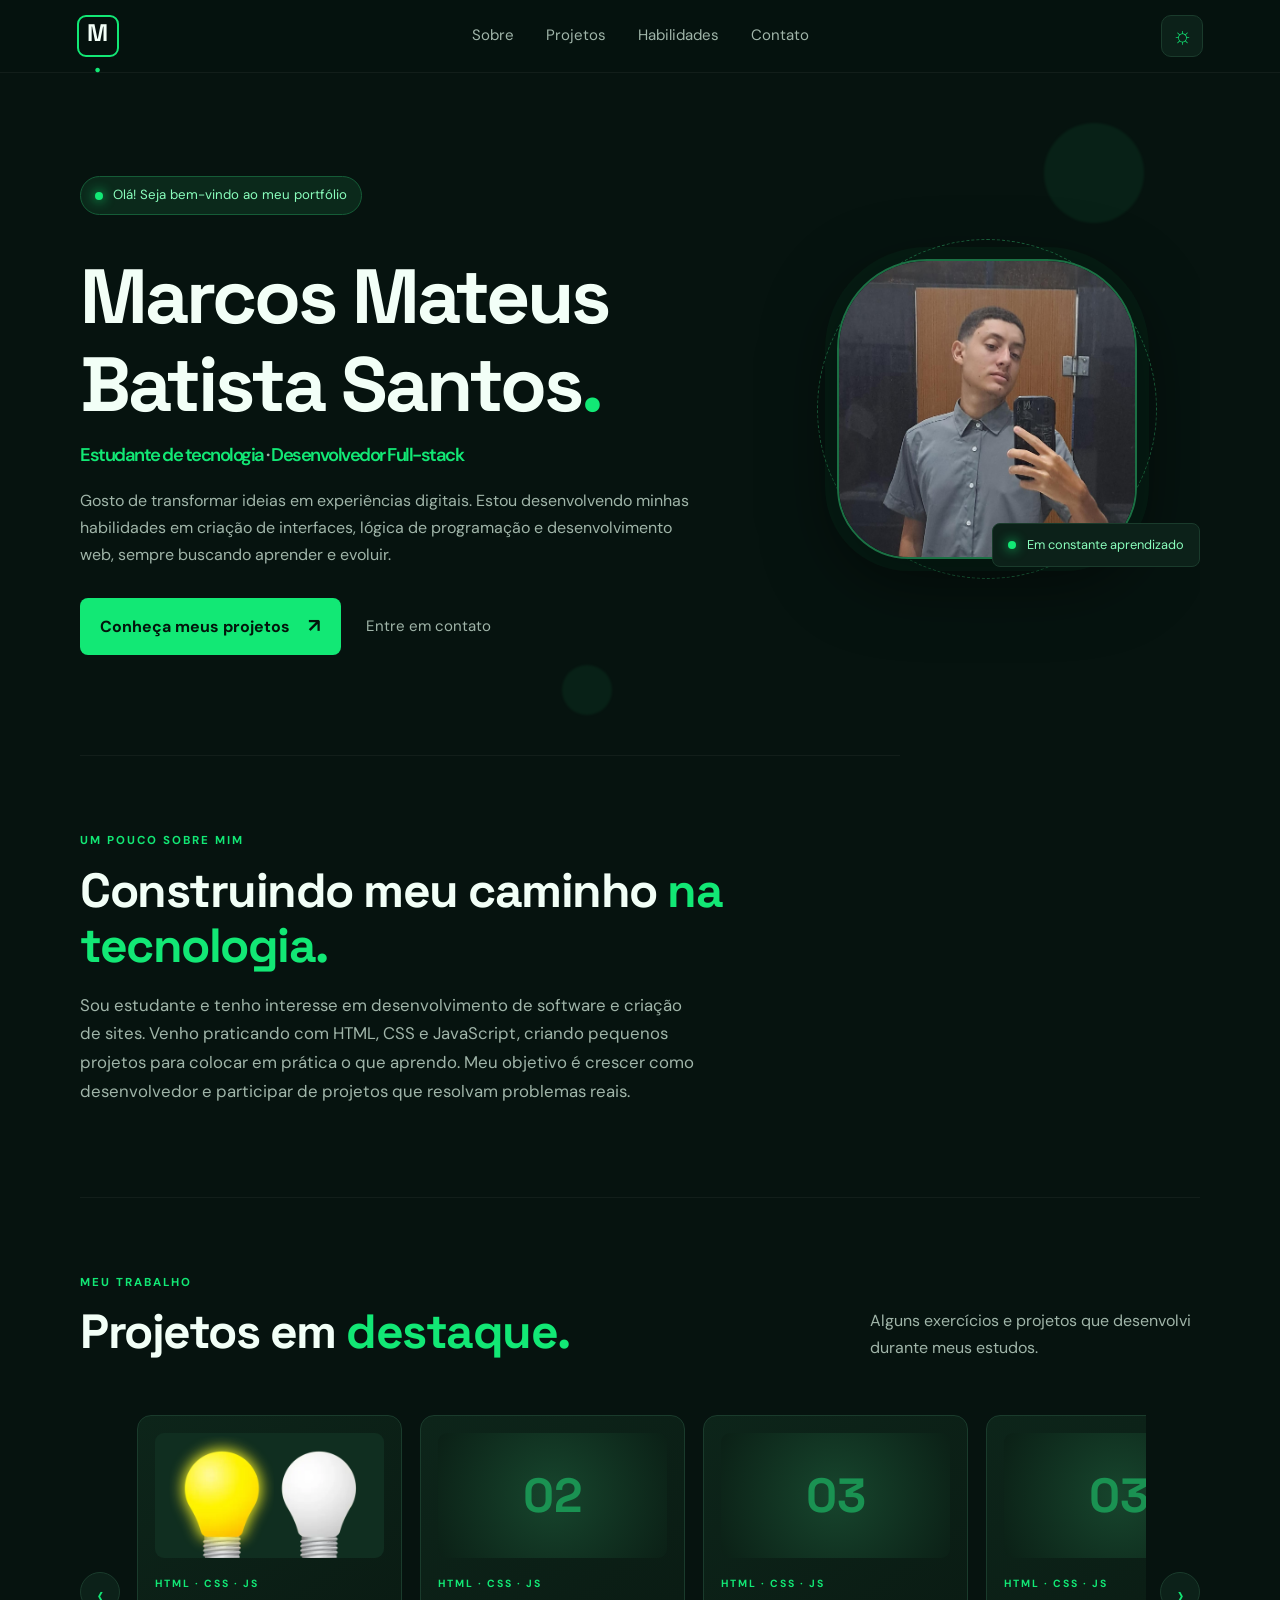
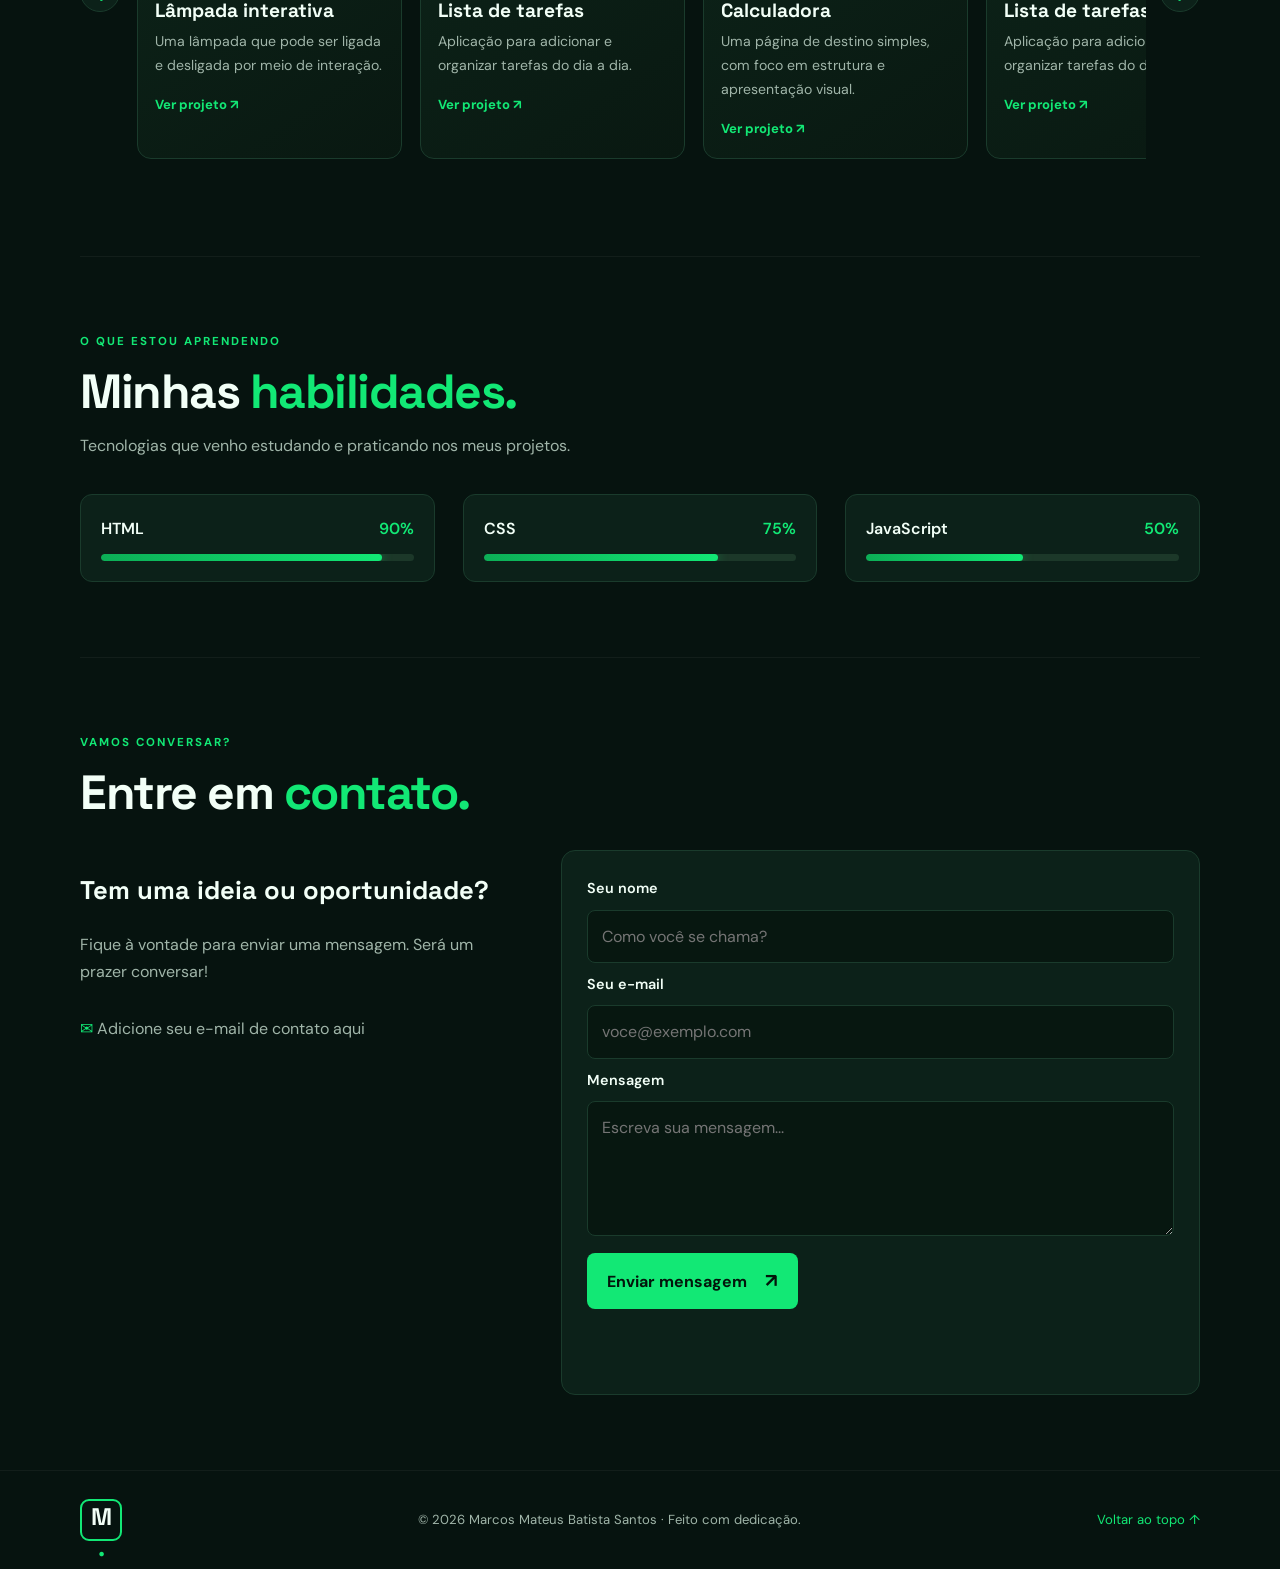
<file: OFICINA - Portifolio/index.html>
<!DOCTYPE html>
<html lang="pt-BR">
<head>
  <meta charset="UTF-8">
  <meta name="viewport" content="width=device-width, initial-scale=1.0">
  <meta name="theme-color" content="#06130f">
  <meta name="description" content="Portfólio de Marcos Mateus Batista Santos, estudante de tecnologia e desenvolvimento web.">
  <title>Marcos Mateus Batista Santos | Portfólio</title>
  <link rel="stylesheet" href="style.css">
  <script src="script.js" defer></script>
</head>


<body>
  <header class="topo">
    <a class="logo" href="#inicio" aria-label="Página inicial">M<span>.</span></a>
    <nav aria-label="Navegação principal">
      <a href="#sobre">Sobre</a>
      <a href="#portfolio">Projetos</a>
      <a href="#skills">Habilidades</a>
      <a href="#contato">Contato</a>
    </nav>
    <button id="btn-tema" class="btn-tema" type="button" aria-label="Alternar tema">☼</button>
  </header>

  <main>
    <section id="inicio" class="apresentacao">
      <div class="apresentacao-texto">
        <p class="saudacao"><span class="status"></span> Olá! Seja bem-vindo ao meu portfólio</p>
        <h1>Marcos Mateus<br>Batista Santos<span class="ponto">.</span></h1>
        <h2 class="cargo">Estudante de tecnologia <span>·</span> Desenvolvedor Full-stack</h2>
        <p class="descricao">Gosto de transformar ideias em experiências digitais. Estou desenvolvendo minhas habilidades em criação de interfaces, lógica de programação e desenvolvimento web, sempre buscando aprender e evoluir.</p>
        <div class="acoes">
          <a class="botao" href="#portfolio">Conheça meus projetos <span>↗</span></a>
          <a class="link-secundario" href="#contato">Entre em contato</a>
        </div>
      </div>
      <div class="foto-area">
        <div class="foto-anel"></div>
        <img class="foto" src="img/perfil.jpeg" alt="Foto de perfil de Marcos Mateus Batista Santos">
        <div class="etiqueta-foto"><span></span> Em constante aprendizado</div>
      </div>
      <div class="decor decor-um"></div><div class="decor decor-dois"></div>
    </section>

    <section id="sobre" class="secao sobre-secao">
      <p class="sobretitulo">UM POUCO SOBRE MIM</p>
      <h2>Construindo meu caminho <span>na tecnologia.</span></h2>
      <p>Sou estudante e tenho interesse em desenvolvimento de software e criação de sites. Venho praticando com HTML, CSS e JavaScript, criando pequenos projetos para colocar em prática o que aprendo. Meu objetivo é crescer como desenvolvedor e participar de projetos que resolvam problemas reais.</p>
    </section>

    <section id="portfolio" class="secao">
      <div class="secao-cabecalho"><div><p class="sobretitulo">MEU TRABALHO</p><h2>Projetos em <span>destaque.</span></h2></div><p class="apoio">Alguns exercícios e projetos que desenvolvi durante meus estudos.</p></div>
      <div class="carrossel">
        <button id="btn-anterior" class="seta" type="button" aria-label="Projetos anteriores">‹</button>
        <div class="trilho" id="trilho-projetos">
          <a href="MiniProjetos - FrontEnd/Lampada - Atividade - Método 1/index.html" target="_blank" rel="noopener" class="card-link"><article class="card"><div class="card-imagem"><img src="MiniProjetos - FrontEnd/Lampada - Atividade - Método 1/lamp_on_off.png" alt="Projeto de lâmpada"></div><p class="categoria">HTML · CSS · JS</p><h3>Lâmpada interativa</h3><p>Uma lâmpada que pode ser ligada e desligada por meio de interação.</p><span class="card-abrir">Ver projeto ↗</span></article></a>
          <a href="MiniProjetos - FrontEnd/atividade_lista_tarefas/index.html" target="_blank" rel="noopener" class="card-link"><article class="card"><div class="card-imagem numero">02</div><p class="categoria">HTML · CSS · JS</p><h3>Lista de tarefas</h3><p>Aplicação para adicionar e organizar tarefas do dia a dia.</p><span class="card-abrir">Ver projeto ↗</span></article></a>          
          <a href="MiniProjetos - FrontEnd/landing-page/index.html" target="_blank" rel="noopener" class="card-link"><article class="card"><div class="card-imagem numero">03</div><p class="categoria">HTML · CSS · JS</p><h3>Calculadora</h3><p>Uma página de destino simples, com foco em estrutura e apresentação visual.</p><span class="card-abrir">Ver projeto ↗</span></article></a>
          <a href="MiniProjetos - FrontEnd/atividade_lista_tarefas/index.html" target="_blank" rel="noopener" class="card-link"><article class="card"><div class="card-imagem numero">03</div><p class="categoria">HTML · CSS · JS</p><h3>Lista de tarefas</h3><p>Aplicação para adicionar e organizar tarefas do dia a dia.</p><span class="card-abrir">Ver projeto ↗</span></article></a>
          <a href="MiniProjetos - FrontEnd/plano-tarefas/index.html" target="_blank" rel="noopener" class="card-link"><article class="card"><div class="card-imagem numero">04</div><p class="categoria">IDEIA DE PROJETO</p><h3>Plano de tarefas</h3><p>Uma proposta de organização de atividades e acompanhamento de tarefas.</p><span class="card-abrir">Ver projeto ↗</span></article></a>
          <a href="MiniProjetos - FrontEnd/lista-compras/index.html" target="_blank" rel="noopener" class="card-link"><article class="card"><div class="card-imagem numero">05</div><p class="categoria">IDEIA DE PROJETO</p><h3>Lista de compras</h3><p>Uma ideia de aplicação simples para organizar itens de uma compra.</p><span class="card-abrir">Ver projeto ↗</span></article></a>
        </div>
        <button id="btn-proximo" class="seta" type="button" aria-label="Próximos projetos">›</button>
      </div>
    </section>

    <section id="skills" class="secao skills-secao">
      <p class="sobretitulo">O QUE ESTOU APRENDENDO</p><h2>Minhas <span>habilidades.</span></h2>
      <p class="apoio">Tecnologias que venho estudando e praticando nos meus projetos.</p>
      <div class="skills-grid">
        <div class="skill"><div class="skills-cabecalho"><span>HTML</span><span>90%</span></div><div class="barra"><div class="nivel" data-nivel="90"></div></div></div>
        <div class="skill"><div class="skills-cabecalho"><span>CSS</span><span>75%</span></div><div class="barra"><div class="nivel" data-nivel="75"></div></div></div>
        <div class="skill"><div class="skills-cabecalho"><span>JavaScript</span><span>50%</span></div><div class="barra"><div class="nivel" data-nivel="50"></div></div></div>
      </div>
    </section>

    <section id="contato" class="secao">
      <p class="sobretitulo">VAMOS CONVERSAR?</p><h2>Entre em <span>contato.</span></h2>
      <div class="contato-grid">
        <article class="contato-texto"><h3>Tem uma ideia ou oportunidade?</h3><p>Fique à vontade para enviar uma mensagem. Será um prazer conversar!</p><p class="email-info">✉ <span>Adicione seu e-mail de contato aqui</span></p></article>
        <form id="form-contato" class="formulario" novalidate>
          <label for="nome">Seu nome</label><input id="nome" type="text" placeholder="Como você se chama?" required>
          <label for="email">Seu e-mail</label><input id="email" type="email" placeholder="voce@exemplo.com" required>
          <label for="mensagem">Mensagem</label><textarea id="mensagem" rows="4" placeholder="Escreva sua mensagem..." required></textarea>
          <button class="botao" type="submit">Enviar mensagem <span>↗</span></button><p id="retorno-formulario" role="status" aria-live="polite"></p>
        </form>
      </div>
    </section>
  </main>
  <footer><a class="logo" href="#inicio">M<span>.</span></a><p>© 2026 Marcos Mateus Batista Santos · Feito com dedicação.</p><a href="#inicio" class="voltar-topo">Voltar ao topo ↑</a></footer>
</body>
</html>
</file>
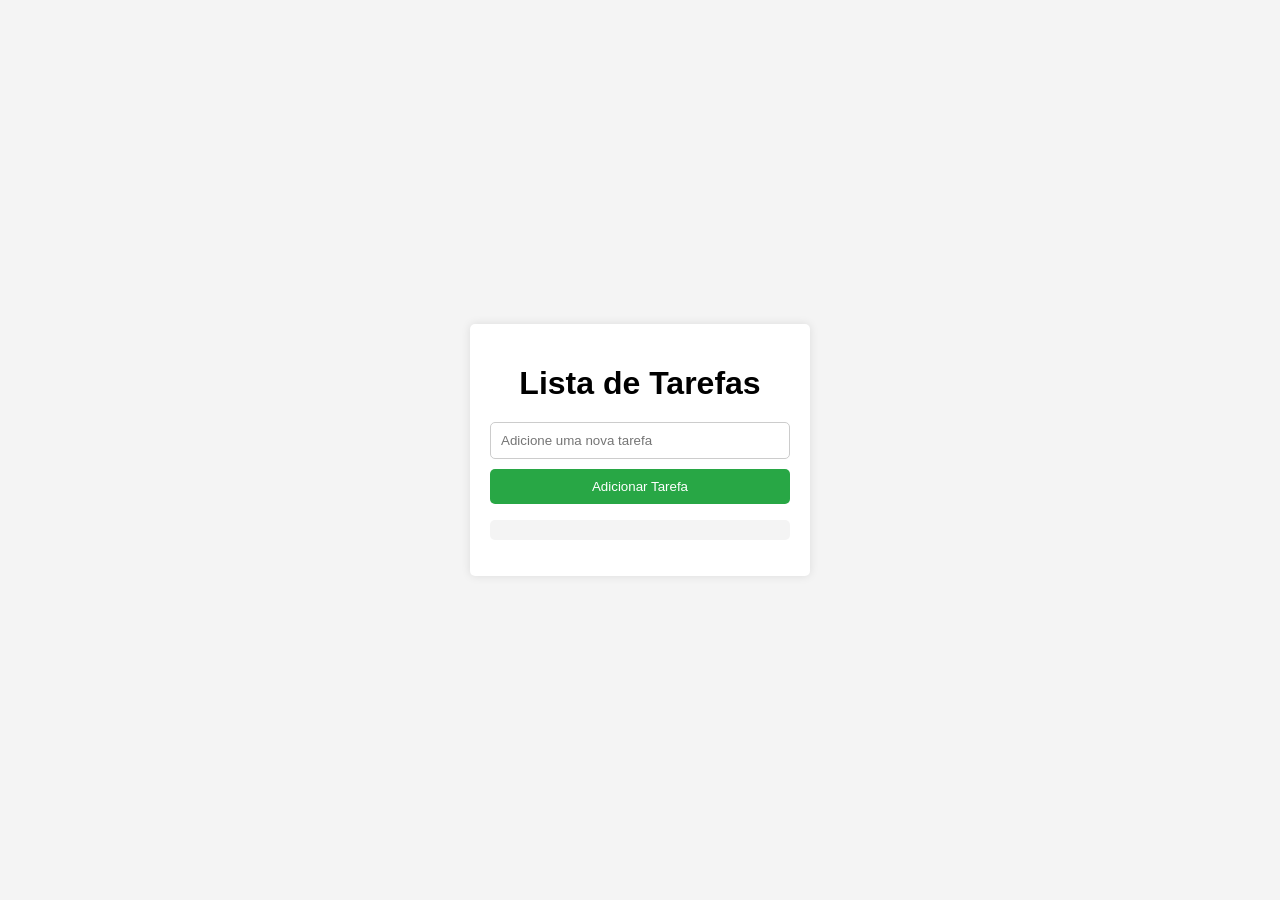
<file: OFICINA - Portifolio/MiniProjetos - FrontEnd/atividade_lista_tarefas/index.html>
<html lang="pt-BR">
<head>
    <meta charset="UTF-8">
    <meta name="viewport" content="width=device-width, initial-scale=1.0">
    <title>Lista de Tarefas</title>
    <link rel="stylesheet" href="styles.css">
</head>
<body>
    <div class="container">
        <h1>Lista de Tarefas</h1>
        <input type="text" id="taskInput" placeholder="Adicione uma nova tarefa">
        <button id="addTaskBtn">Adicionar Tarefa</button>
        <ul id="taskList">
            <li>

            </li>
        </ul>
    </div>
    <script src="script.js"></script>
</body>
</html>
</file>
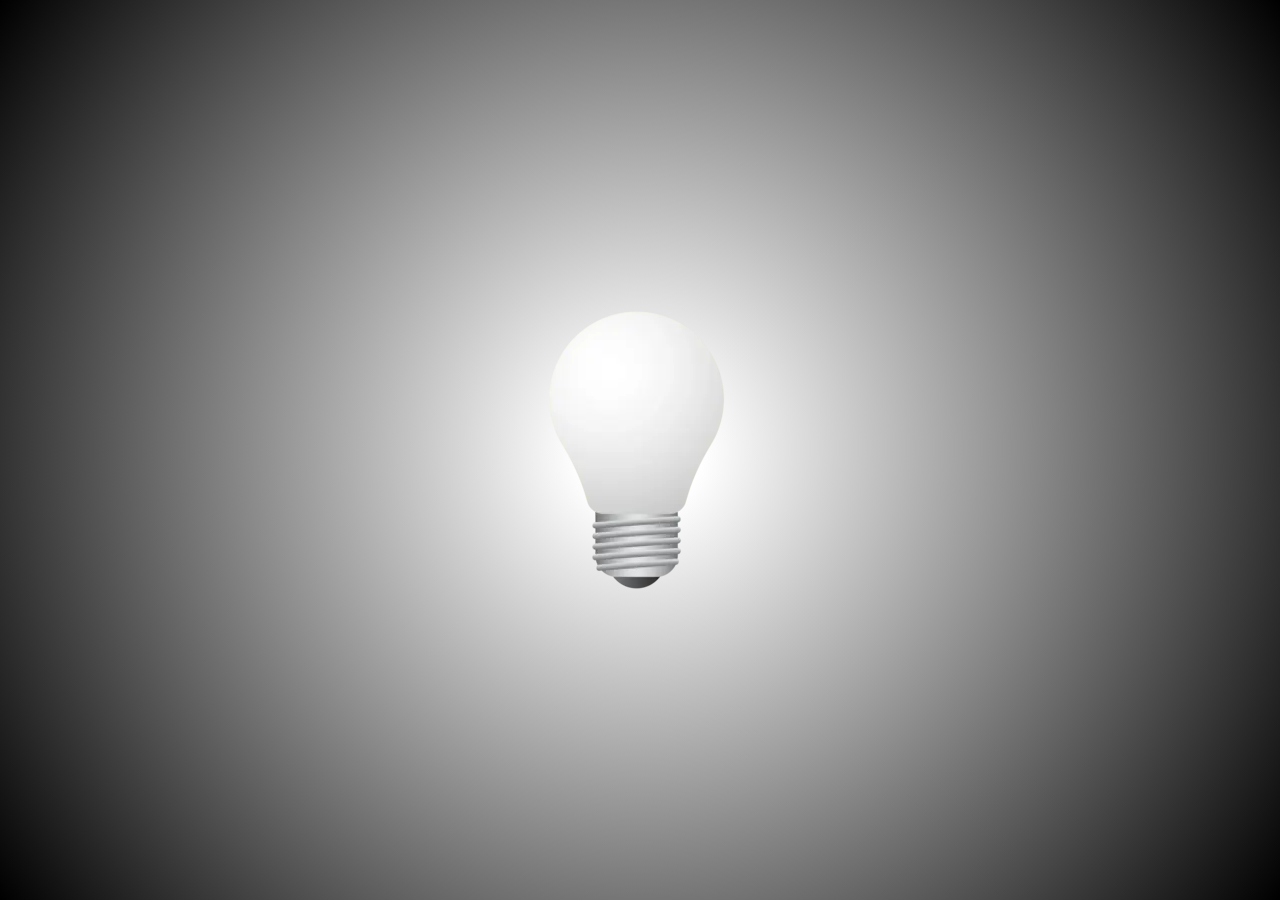
<file: OFICINA - Portifolio/MiniProjetos - FrontEnd/Lampada - Atividade - Método 1/index.html>
<!DOCTYPE html>
<html lang="pt-BR">
<head>
    <meta charset="UTF-8">
    <meta name="viewport" content="width=device-width, initial-scale=1.0">
    <title>Lâmpada</title>
    <link rel="stylesheet" href="style.css">
</head>
<body>
    <div class="container">
        <img id="lamp" src="assets/lamp_off.png" alt="Lâmpada apagada">
    </div>
    <script src="scritp.js"></script>
</body>
</html>
</file>
<file: OFICINA - Portifolio/style.css>
@import url('https://fonts.googleapis.com/css2?family=DM+Sans:wght@400;500;600;700&family=Space+Grotesk:wght@400;500;600;700&display=swap');
:root{--verde:#12e875;--verde-claro:#8affbd;--fundo:#06130f;--fundo-2:#091b15;--cartao:#0c2119;--texto:#f2fff7;--suave:#a0b5a9;--borda:#1a3b2c;--fonte:'DM Sans',Arial,sans-serif;--titulo:'Space Grotesk',Arial,sans-serif}
*{box-sizing:border-box}html{scroll-behavior:smooth}body{margin:0;font-family:var(--fonte);background:var(--fundo);color:var(--texto);line-height:1.7}a{color:inherit}.topo{position:sticky;top:0;z-index:20;display:flex;align-items:center;justify-content:space-between;padding:15px max(6%,calc((100% - 1160px)/2));background:#06130feF;border-bottom:1px solid #ffffff0d;backdrop-filter:blur(14px)}.logo{display:grid;place-items:center;width:42px;height:42px;border:2px solid var(--verde);border-radius:9px;color:var(--texto);font:700 1.5rem var(--titulo);text-decoration:none}.logo span,.ponto{color:var(--verde)}nav{display:flex;gap:32px}nav a,.link-secundario{color:var(--suave);text-decoration:none;font-size:.94rem;transition:.2s}nav a:hover,.link-secundario:hover{color:var(--verde)}button,.botao{font:inherit;cursor:pointer}.btn-tema{width:42px;height:42px;border:1px solid var(--borda);border-radius:10px;background:var(--cartao);color:var(--verde);font-size:1.4rem}main{width:min(1120px,88%);margin:auto}section{scroll-margin-top:90px}.apresentacao{min-height:610px;position:relative;display:grid;grid-template-columns:1.2fr .8fr;align-items:center;gap:55px;padding:90px 0 100px;overflow:hidden}.apresentacao-texto{position:relative;z-index:2}.saudacao{display:inline-flex;align-items:center;gap:10px;padding:7px 14px;border:1px solid #155c37;border-radius:30px;background:#0b291b;color:var(--verde-claro);font-size:.83rem}.status,.etiqueta-foto span{width:8px;height:8px;border-radius:50%;background:var(--verde);box-shadow:0 0 12px var(--verde)}h1,h2,h3{font-family:var(--titulo);line-height:1.15}h1{font-size:clamp(2.8rem,6vw,5rem);letter-spacing:-3px;margin:24px 0 14px}h2{font-size:clamp(2rem,4vw,3rem);letter-spacing:-1.5px;margin:10px 0 18px}h2 span{color:var(--verde)}.cargo{font:600 1.15rem var(--fonte);color:var(--verde);margin:0 0 20px}.cargo span{color:var(--suave)}.descricao,.sobre-secao>p:last-child,.apoio{color:var(--suave);max-width:620px}.acoes{display:flex;align-items:center;gap:25px;margin-top:30px}.botao{display:inline-flex;align-items:center;gap:18px;padding:12px 20px;border:0;border-radius:8px;background:var(--verde);color:#03150b;text-decoration:none;font-weight:700;transition:.2s}.botao:hover{transform:translateY(-3px);box-shadow:0 8px 28px #12e87535}.botao span{font-size:1.2rem}.foto-area{position:relative;display:grid;place-items:center;min-height:340px}.foto{position:relative;z-index:1;width:min(300px,75%);height:300px;object-fit:cover;border-radius:30% 30% 24% 24%;border:2px solid #1b7044;box-shadow:0 0 0 12px #12e8750b,0 20px 70px #0008}.foto-anel{position:absolute;width:340px;height:340px;border:1px dashed #1d6941;border-radius:50%;animation:girar 35s linear infinite}.etiqueta-foto{position:absolute;z-index:2;bottom:12px;right:0;padding:10px 15px;background:#0c2119;border:1px solid var(--borda);border-radius:8px;color:var(--verde-claro);font-size:.8rem}.etiqueta-foto span{display:inline-block;margin-right:8px}.decor{position:absolute;border-radius:50%;background:#0c3d26;filter:blur(1px);opacity:.35}.decor-um{width:100px;height:100px;right:5%;top:50px}.decor-dois{width:50px;height:50px;left:43%;bottom:40px}.secao{padding:75px 0;border-top:1px solid #ffffff0c}.sobretitulo,.categoria{font-size:.72rem;font-weight:700;letter-spacing:2px;color:var(--verde);margin:0 0 12px}.sobre-secao{max-width:820px}.sobre-secao>p:last-child{font-size:1.05rem}.secao-cabecalho{display:flex;align-items:end;justify-content:space-between;gap:30px;margin-bottom:25px}.secao-cabecalho .apoio{max-width:330px}.carrossel{display:flex;align-items:center;gap:14px}.trilho{display:flex;gap:18px;overflow-x:auto;scroll-behavior:smooth;padding:12px 3px 22px;flex:1;scrollbar-width:thin;scrollbar-color:#1d6841 transparent}.card-link{text-decoration:none;display:block;flex:0 0 265px}.card{height:100%;min-height:300px;padding:17px;border:1px solid var(--borda);border-radius:14px;background:linear-gradient(145deg,#0d251a,#091811);transition:.25s}.card-link:hover .card,.card:hover{transform:translateY(-5px);border-color:#16894b}.card-imagem{height:125px;display:grid;place-items:center;overflow:hidden;border-radius:9px;background:#102e20}.card-imagem img{width:100%;height:100%;object-fit:contain}.card-imagem.numero{font:700 3rem var(--titulo);color:#1a9252;background:radial-gradient(circle,#17452d,#0b2016)}.categoria{font-size:.65rem;margin:17px 0 8px}.card h3{font-size:1.2rem;margin:0 0 8px}.card p:not(.categoria){font-size:.88rem;color:var(--suave);margin:0}.card-abrir{display:inline-block;color:var(--verde);font-size:.82rem;font-weight:700;margin-top:16px}.seta{flex:0 0 40px;width:40px;height:40px;border:1px solid var(--borda);border-radius:50%;background:var(--cartao);color:var(--verde);font-size:1.6rem}.seta:hover{background:var(--verde);color:#03150b}.skills-secao>.apoio{margin-top:-5px}.skills-grid{display:grid;grid-template-columns:repeat(3,1fr);gap:28px;margin-top:35px}.skill{padding:20px;border:1px solid var(--borda);border-radius:12px;background:var(--cartao)}.skills-cabecalho{display:flex;justify-content:space-between;margin-bottom:12px;font-weight:600}.skills-cabecalho span:last-child{color:var(--verde)}.barra{height:7px;overflow:hidden;border-radius:20px;background:#1c3829}.nivel{width:0;height:100%;border-radius:inherit;background:linear-gradient(90deg,#0cae56,var(--verde));box-shadow:0 0 12px #12e87570;transition:width 1.2s ease}.contato-grid{display:grid;grid-template-columns:.8fr 1.2fr;gap:55px;margin-top:30px}.contato-texto h3{font-size:1.6rem}.contato-texto p{color:var(--suave)}.email-info{margin-top:30px}.email-info:first-letter{color:var(--verde)}.formulario{display:flex;flex-direction:column;gap:9px;padding:25px;border:1px solid var(--borda);border-radius:14px;background:var(--cartao)}label{font-size:.9rem;font-weight:600}input,textarea{width:100%;padding:12px 14px;border:1px solid var(--borda);border-radius:8px;background:#071710;color:var(--texto);font:inherit;outline:none}input:focus,textarea:focus{border-color:var(--verde)}textarea{resize:vertical}.formulario .botao{align-self:flex-start;margin-top:8px}#retorno-formulario{min-height:1.5em;color:var(--verde-claro);font-size:.9rem}footer{display:flex;align-items:center;justify-content:space-between;gap:20px;padding:25px max(6%,calc((100% - 1120px)/2));border-top:1px solid #ffffff0c;color:var(--suave);font-size:.82rem}footer .logo{flex:0 0 42px}.voltar-topo{color:var(--verde);text-decoration:none}
body.claro{--fundo:#f2faf5;--fundo-2:#e8f5ec;--cartao:#fff;--texto:#102319;--suave:#526b5b;--borda:#c8dfd0}body.claro .topo{background:#f2faf5ed}body.claro .saudacao{background:#e1f8e9}body.claro .card{background:linear-gradient(145deg,#fff,#f0faf3)}body.claro input,body.claro textarea{background:#f8fcf9;color:#102319}body.claro .btn-tema{background:#fff}body.claro .formulario{background:#fff}
@keyframes girar{to{transform:rotate(360deg)}}
@media(max-width:760px){.topo{padding:12px 5%;flex-wrap:wrap;gap:12px}nav{order:3;width:100%;justify-content:center;gap:20px;flex-wrap:wrap}nav a{font-size:.85rem}.apresentacao{grid-template-columns:1fr;text-align:center;gap:35px;padding:65px 0}.apresentacao-texto{order:1}.foto-area{order:2;min-height:280px}.foto{width:220px;height:220px}.foto-anel{width:260px;height:260px}.etiqueta-foto{right:5%;bottom:0}.acoes{justify-content:center;flex-wrap:wrap}.descricao{margin-inline:auto}h1{letter-spacing:-2px}.secao{padding:55px 0}.secao-cabecalho{display:block}.secao-cabecalho .apoio{margin-top:0}.skills-grid{grid-template-columns:1fr;gap:14px}.contato-grid{grid-template-columns:1fr;gap:20px}.carrossel{gap:7px}.card-link{flex-basis:235px}.card{min-height:290px}.seta{flex-basis:34px;width:34px;height:34px}footer{flex-wrap:wrap;justify-content:center;text-align:center}footer p{width:100%;order:3}}
@media(prefers-reduced-motion:reduce){*,*::before,*::after{scroll-behavior:auto!important;animation:none!important;transition:none!important}}
</file>
<file: OFICINA - Portifolio/MiniProjetos - FrontEnd/atividade_lista_tarefas/styles.css>
body {
    font-family: Arial, sans-serif;
    background-color: #f4f4f4;
    display: flex;
    justify-content: center;
    align-items: center;
    height: 100vh;
    margin: 0;
}

.container {
    background: #fff;
    padding: 20px;
    border-radius: 5px;
    box-shadow: 0 0 10px rgba(0,0,0,0.1);
    width: 300px;
    text-align: center;
}

h1 {
    margin-bottom: 20px;
}

input {
    padding: 10px;
    width: calc(100%);
    margin-bottom: 10px;
    border: 1px solid #ccc;
    border-radius: 5px;
}

button {
    padding: 10px 15px;
    background: #28a745;
    color: #fff;
    border: none;
    border-radius: 5px;
    cursor: pointer;
    width: 100%;
}

button:hover {
    background: #218838;
}

ul {
    list-style: none;
    padding: 0;
}

li {
    background: #f4f4f4;
    padding: 10px;
    margin-bottom: 10px;
    border-radius: 5px;
    display: flex;
    justify-content: space-between;
    align-items: center;
}

li button {
    background: #dc3545;
    border: none;
    color: #fff;
    padding: 5px 10px;
    border-radius: 5px;
    cursor: pointer;
    width: 30px;
    border-radius: 5px;
}

li button:hover {
    background: #c82333;
}
</file>
<file: OFICINA - Portifolio/MiniProjetos - FrontEnd/Lampada - Atividade - Método 1/style.css>
body {
    background: radial-gradient(circle, white 8%, black 100%);
    display: flex;
    justify-content: center;
    align-items: center;
    height: 100vh;
    margin: 0;
}

.container {
    cursor: pointer;
}
</file>
